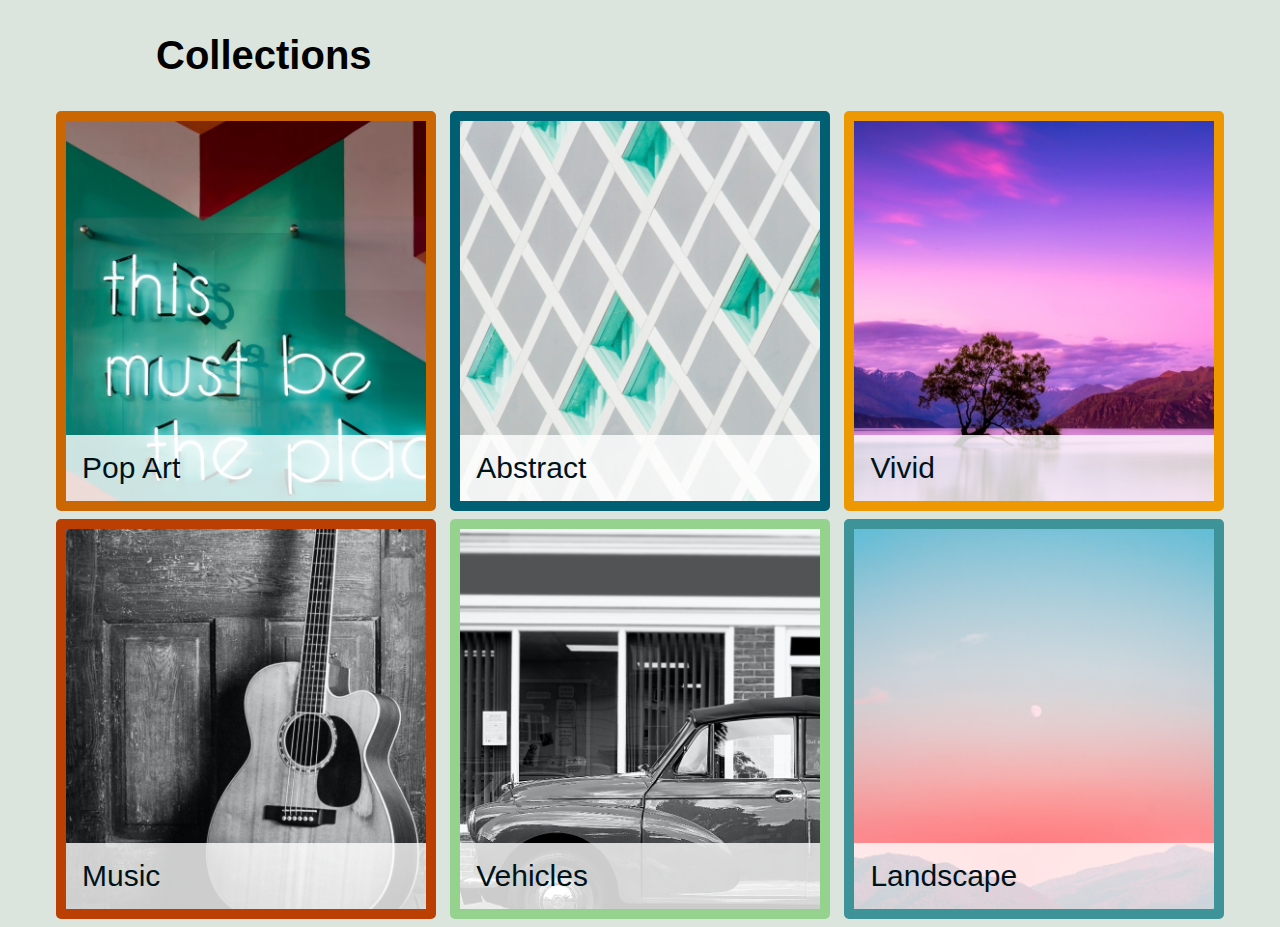
<file: 4a-collections/index.html>
<!DOCTYPE html>
<html lang="en">

<head>
    <meta charset="UTF-8" />
    <meta http-equiv="X-UA-Compatible" content="IE=edge" />
    <meta name="viewport" content="width=device-width, initial-scale=1.0" />
    <title>Collections</title>
    <link href="css/style.css" rel="stylesheet" />
</head>

<body>
    <section id="collections">
        <h2>Collections</h2>
        <ul>
            <li>
                <figure class="color7">
                    <img src="img/pop-art.jpg" alt="Pop Art: This must be the place" />
                    <figcaption><a href="#">Pop Art</a></figcaption>
                </figure>
            </li>
            <li>
                <figure class="color2">
                    <img src="img/abstract.jpg" alt="Abstract: grey and green squares." />
                    <figcaption><a href="#">Abstract</a></figcaption>
                </figure>
            </li>
            <li>
                <figure class="color6">
                    <img src="img/vivid.jpg" alt="Tree on island in lake with purple sunrise." />
                    <figcaption><a href="#">Vivid</a></figcaption>
                </figure>
            </li>
            <li>
                <figure class="color8">
                    <img src="img/music.jpg" alt="Music: guitar leaning against wall." />
                    <figcaption><a href="#">Music</a></figcaption>
                </figure>
            </li>
            <li>
                <figure class="color4">
                    <img src="img/vehicles.jpg" alt="Vehicles: 1930's car on street." />
                    <figcaption><a href="#">Vehicles</a></figcaption>
                </figure>
            </li>
            <li>
                <figure class="color3">
                    <img src="img/landscape.jpg" alt="Landscape: moonrise over tree-covered mountains." />
                    <figcaption><a href="#">Landscape</a></figcaption>
                </figure>
            </li>
        </ul>
    </section>
</body>

</html>
</file>
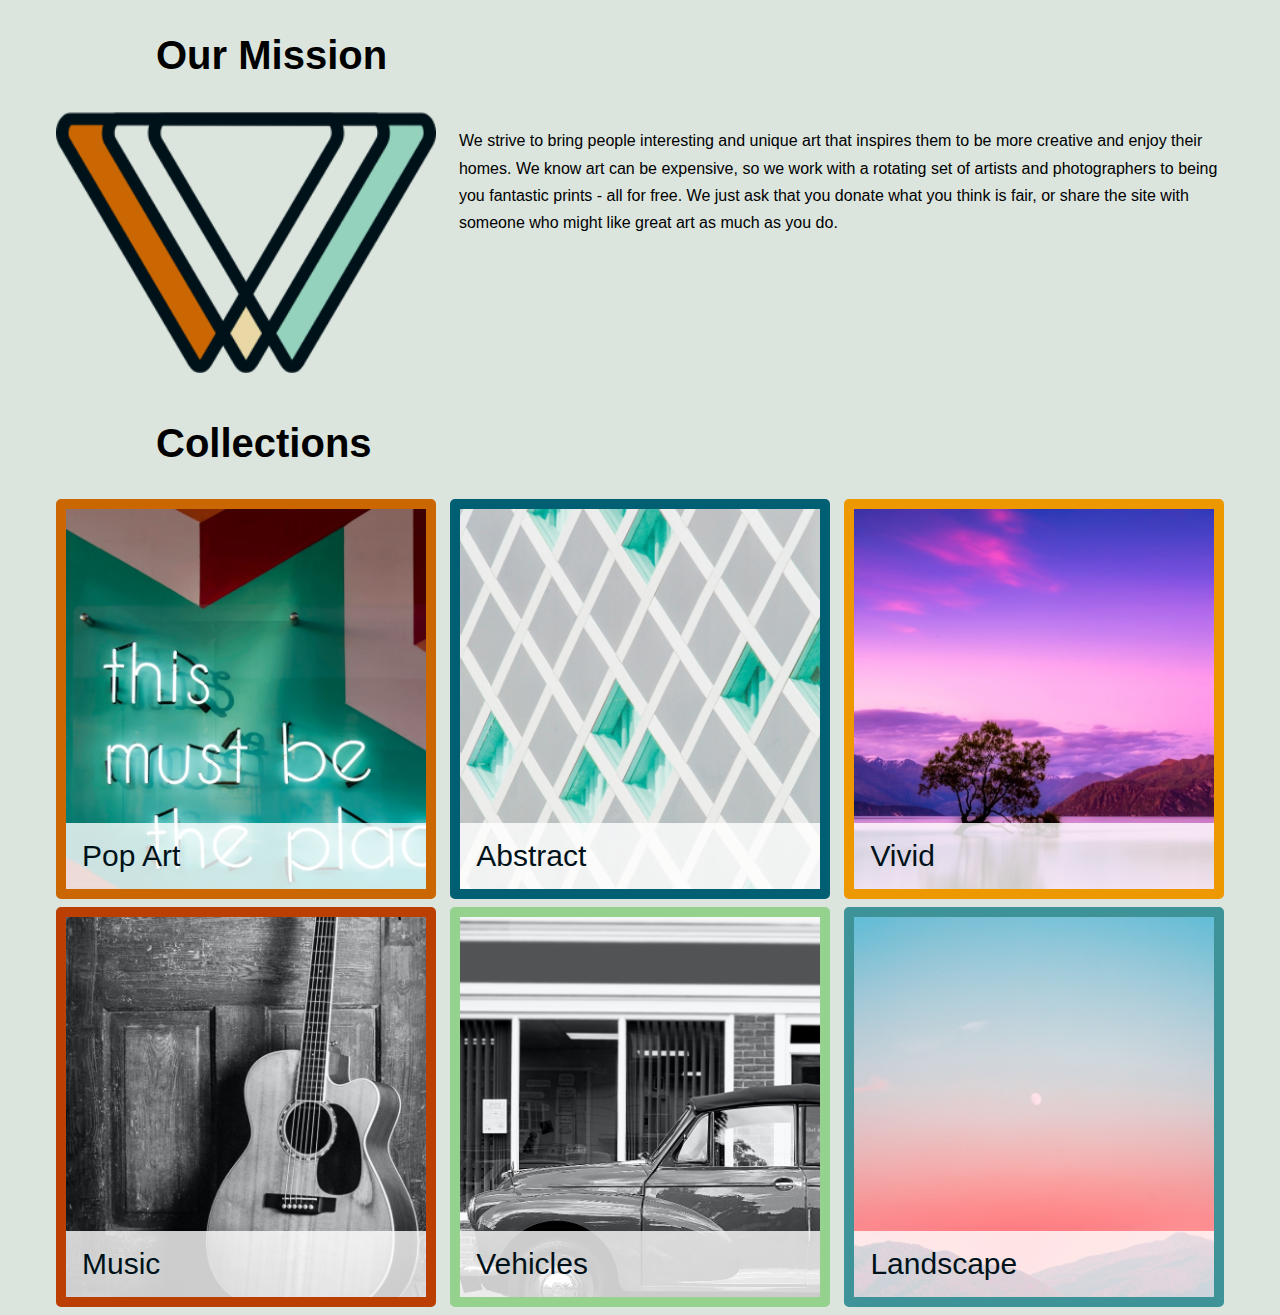
<file: 4b-mission/index.html>
<!DOCTYPE html>
<html lang="en">

<head>
    <meta charset="UTF-8" />
    <meta http-equiv="X-UA-Compatible" content="IE=edge" />
    <meta name="viewport" content="width=device-width, initial-scale=1.0" />
    <title>Collections</title>
    <link href="css/style.css" rel="stylesheet" />
</head>

<body>
    <section id="mission">
        <h2>Our Mission</h2>
        <div class="missiontext">
            <p>
                We strive to bring people interesting and unique art that inspires them to be more creative and enjoy their homes. We know art can be expensive, so we work with a rotating set of artists and photographers to being you fantastic prints - all for free.
                We just ask that you donate what you think is fair, or share the site with someone who might like great art as much as you do.
            </p>
            <figure>
                <img src="img/logo.png" alt="Logo for Wall of Wonder." class="missionimg" />
            </figure>
        </div>
    </section>

    <section id="collections">
        <h2>Collections</h2>
        <ul>
            <li>
                <figure class="color7">
                    <img src="img/pop-art.jpg" alt="Pop Art: This must be the place" />
                    <figcaption><a href="#">Pop Art</a></figcaption>
                </figure>
            </li>
            <li>
                <figure class="color2">
                    <img src="img/abstract.jpg" alt="Abstract: grey and green squares." />
                    <figcaption><a href="#">Abstract</a></figcaption>
                </figure>
            </li>
            <li>
                <figure class="color6">
                    <img src="img/vivid.jpg" alt="Tree on island in lake with purple sunrise." />
                    <figcaption><a href="#">Vivid</a></figcaption>
                </figure>
            </li>
            <li>
                <figure class="color8">
                    <img src="img/music.jpg" alt="Music: guitar leaning against wall." />
                    <figcaption><a href="#">Music</a></figcaption>
                </figure>
            </li>
            <li>
                <figure class="color4">
                    <img src="img/vehicles.jpg" alt="Vehicles: 1930's car on street." />
                    <figcaption><a href="#">Vehicles</a></figcaption>
                </figure>
            </li>
            <li>
                <figure class="color3">
                    <img src="img/landscape.jpg" alt="Landscape: moonrise over tree-covered mountains." />
                    <figcaption><a href="#">Landscape</a></figcaption>
                </figure>
            </li>
        </ul>
    </section>
</body>

</html>
</file>
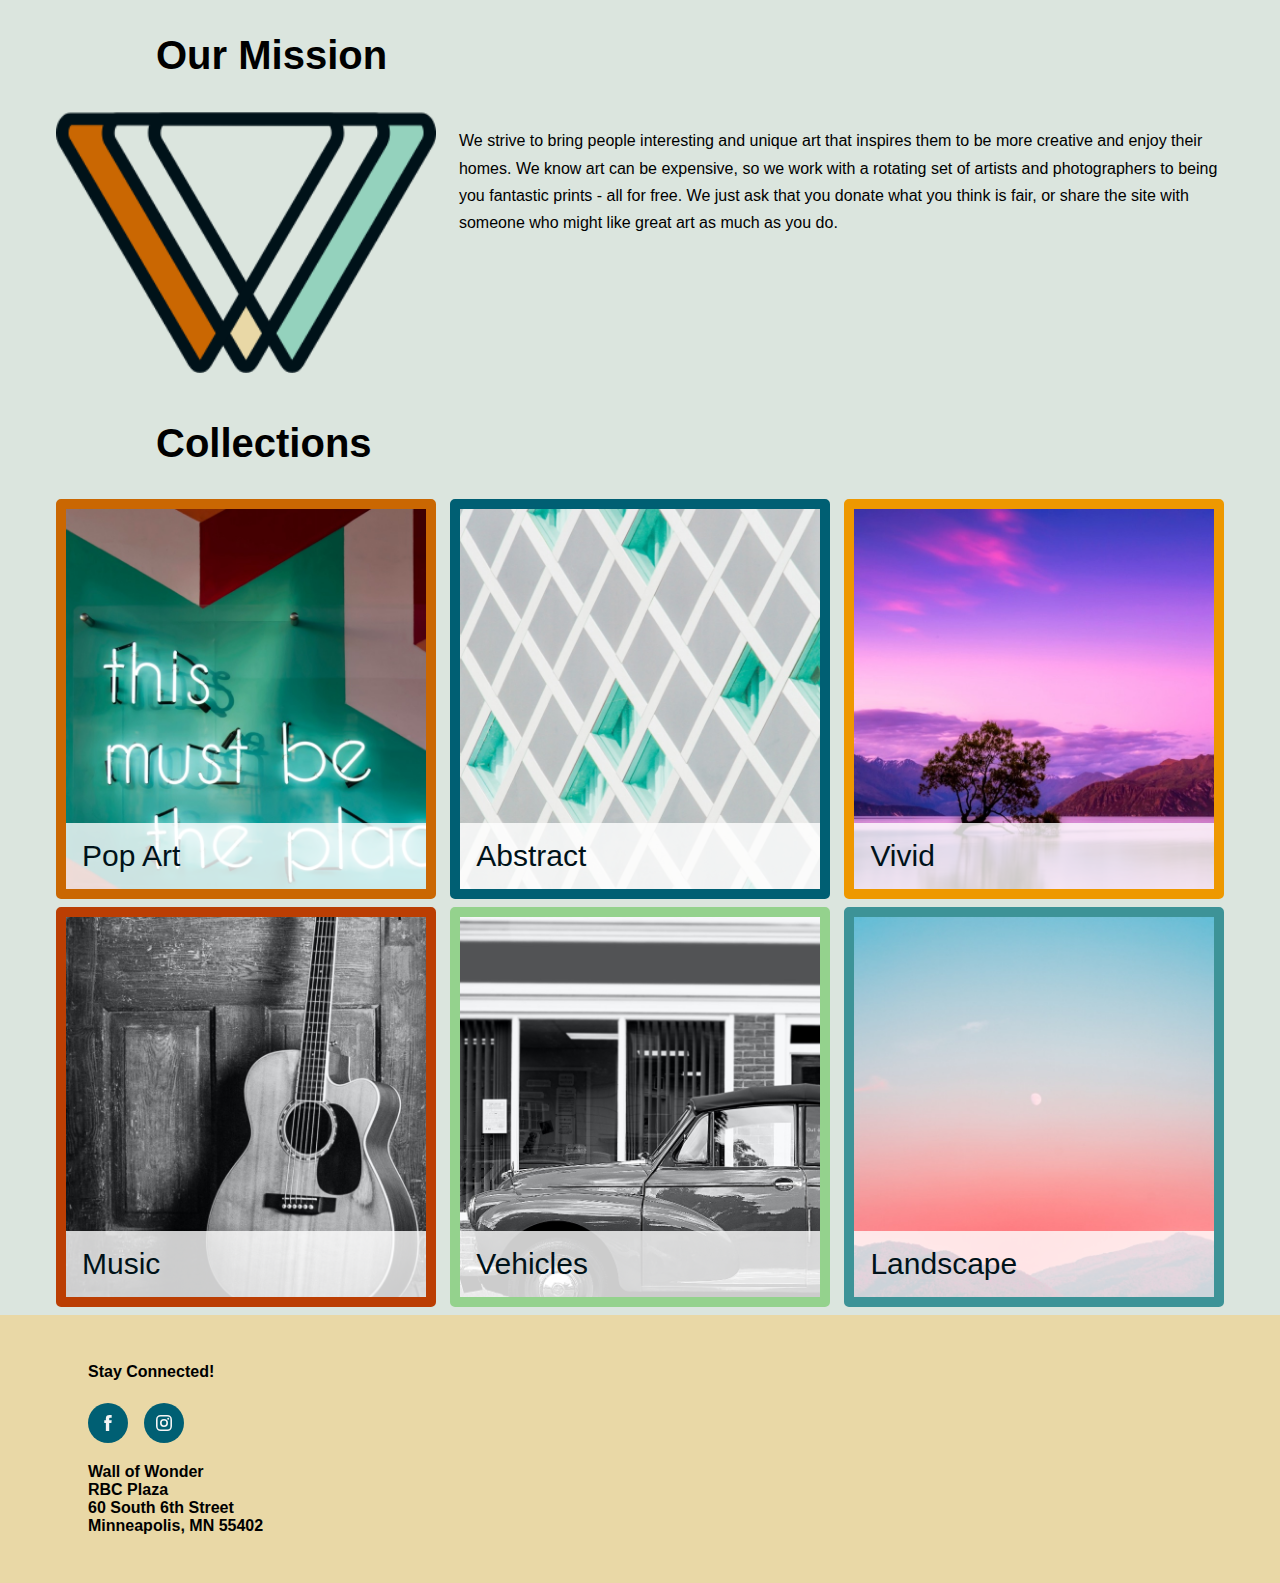
<file: 4c-footer/index.html>
<!DOCTYPE html>
<html lang="en">

<head>
    <meta charset="UTF-8" />
    <meta http-equiv="X-UA-Compatible" content="IE=edge" />
    <meta name="viewport" content="width=device-width, initial-scale=1.0" />
    <title>Collections</title>
    <link href="css/style.css" rel="stylesheet" />
</head>

<body>
    <section id="mission">
        <h2>Our Mission</h2>
        <div class="missiontext">
            <p>
                We strive to bring people interesting and unique art that inspires them to be more creative and enjoy their homes. We know art can be expensive, so we work with a rotating set of artists and photographers to being you fantastic prints - all for free.
                We just ask that you donate what you think is fair, or share the site with someone who might like great art as much as you do.
            </p>
            <figure>
                <img src="img/logo.png" alt="Logo for Wall of Wonder." class="missionimg" />
            </figure>
        </div>
    </section>

    <section id="collections">
        <h2>Collections</h2>
        <ul>
            <li>
                <figure class="color7">
                    <img src="img/pop-art.jpg" alt="Pop Art: This must be the place" />
                    <figcaption><a href="#">Pop Art</a></figcaption>
                </figure>
            </li>
            <li>
                <figure class="color2">
                    <img src="img/abstract.jpg" alt="Abstract: grey and green squares." />
                    <figcaption><a href="#">Abstract</a></figcaption>
                </figure>
            </li>
            <li>
                <figure class="color6">
                    <img src="img/vivid.jpg" alt="Tree on island in lake with purple sunrise." />
                    <figcaption><a href="#">Vivid</a></figcaption>
                </figure>
            </li>
            <li>
                <figure class="color8">
                    <img src="img/music.jpg" alt="Music: guitar leaning against wall." />
                    <figcaption><a href="#">Music</a></figcaption>
                </figure>
            </li>
            <li>
                <figure class="color4">
                    <img src="img/vehicles.jpg" alt="Vehicles: 1930's car on street." />
                    <figcaption><a href="#">Vehicles</a></figcaption>
                </figure>
            </li>
            <li>
                <figure class="color3">
                    <img src="img/landscape.jpg" alt="Landscape: moonrise over tree-covered mountains." />
                    <figcaption><a href="#">Landscape</a></figcaption>
                </figure>
            </li>
        </ul>
    </section>

    <div class="footer">
        <footer>
            <div class="social">
                <h4>Stay Connected!</h4>
                <ul>
                    <li>
                        <a href="https://www.facebook.com" target="_blank"><img src="img/facebook-icon.svg" alt="Visit us at Facebook." /></a>
                    </li>
                    <li>
                        <a href="https://www.instagram.com" target="_blank"><img src="img/instagram-icon.svg" alt="Visit us on Instagram." /></a>
                    </li>
                </ul>
            </div>
            <address>
          Wall of Wonder <br />
          RBC Plaza<br />
          60 South 6th Street<br />
          Minneapolis, MN 55402
        </address>
        </footer>
    </div>
</body>

</html>
</file>
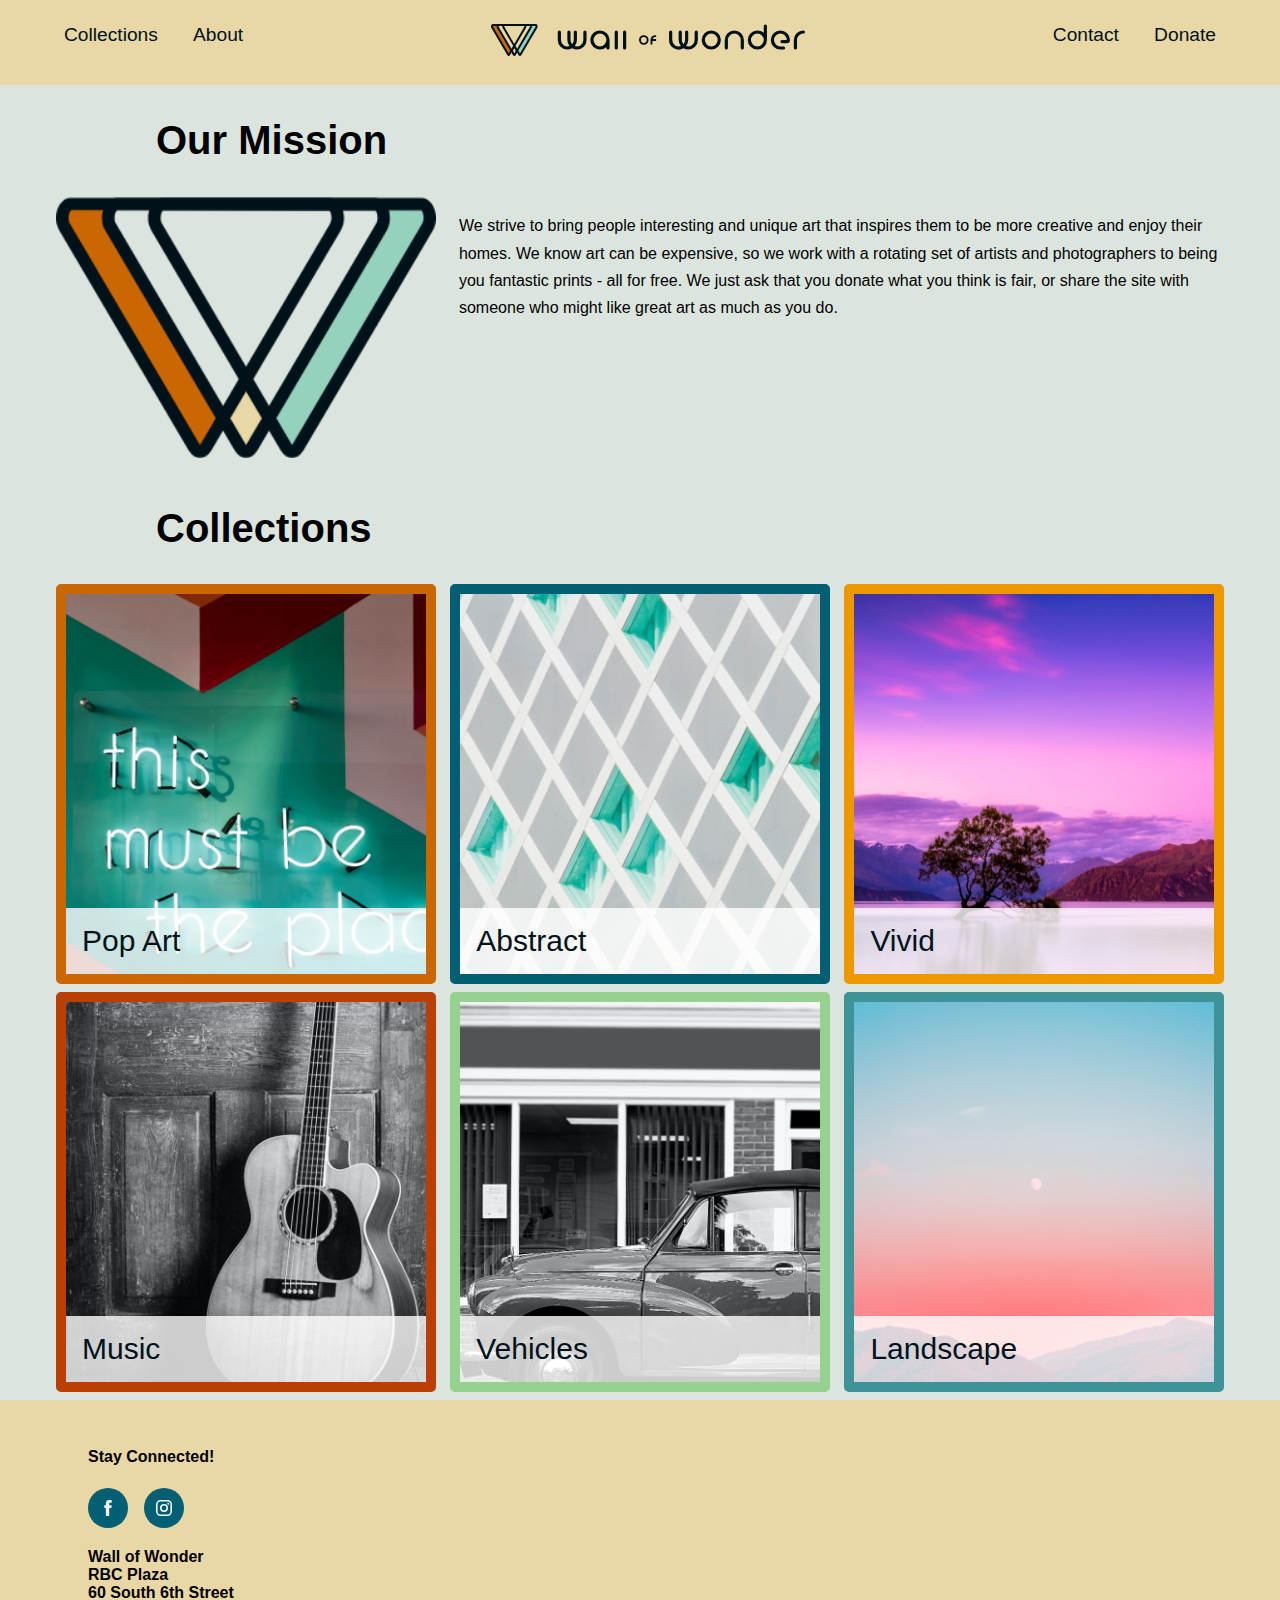
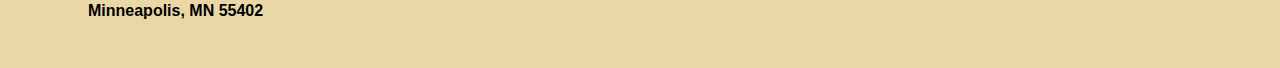
<file: 5-header-navbar/index.html>
<!DOCTYPE html>
<html lang="en">

<head>
    <meta charset="UTF-8" />
    <meta http-equiv="X-UA-Compatible" content="IE=edge" />
    <meta name="viewport" content="width=device-width, initial-scale=1.0" />
    <title>Collections</title>
    <link href="css/style.css" rel="stylesheet" />
</head>

<body>
    <div class="header">
        <header>
            <nav>
                <ul>
                    <li>
                        <a href="#"><img src="img/header-logo.svg" alt="Wall of Wonder. Click for home." /></a>
                    </li>
                    <li><a href="#">Collections</a></li>
                    <li><a href="#">About</a></li>
                    <li><a href="#">Contact</a></li>
                    <li><a href="#">Donate</a></li>
                </ul>
            </nav>
        </header>
    </div>

    <section id="mission">
        <h2>Our Mission</h2>
        <div class="missiontext">
            <p>
                We strive to bring people interesting and unique art that inspires them to be more creative and enjoy their homes. We know art can be expensive, so we work with a rotating set of artists and photographers to being you fantastic prints - all for free.
                We just ask that you donate what you think is fair, or share the site with someone who might like great art as much as you do.
            </p>
            <figure>
                <img src="img/logo.png" alt="Logo for Wall of Wonder." class="missionimg" />
            </figure>
        </div>
    </section>

    <section id="collections">
        <h2>Collections</h2>
        <ul>
            <li>
                <figure class="color7">
                    <img src="img/pop-art.jpg" alt="Pop Art: This must be the place" />
                    <figcaption><a href="#">Pop Art</a></figcaption>
                </figure>
            </li>
            <li>
                <figure class="color2">
                    <img src="img/abstract.jpg" alt="Abstract: grey and green squares." />
                    <figcaption><a href="#">Abstract</a></figcaption>
                </figure>
            </li>
            <li>
                <figure class="color6">
                    <img src="img/vivid.jpg" alt="Tree on island in lake with purple sunrise." />
                    <figcaption><a href="#">Vivid</a></figcaption>
                </figure>
            </li>
            <li>
                <figure class="color8">
                    <img src="img/music.jpg" alt="Music: guitar leaning against wall." />
                    <figcaption><a href="#">Music</a></figcaption>
                </figure>
            </li>
            <li>
                <figure class="color4">
                    <img src="img/vehicles.jpg" alt="Vehicles: 1930's car on street." />
                    <figcaption><a href="#">Vehicles</a></figcaption>
                </figure>
            </li>
            <li>
                <figure class="color3">
                    <img src="img/landscape.jpg" alt="Landscape: moonrise over tree-covered mountains." />
                    <figcaption><a href="#">Landscape</a></figcaption>
                </figure>
            </li>
        </ul>
    </section>

    <div class="footer">
        <footer>
            <div class="social">
                <h4>Stay Connected!</h4>
                <ul>
                    <li>
                        <a href="https://www.facebook.com" target="_blank"><img src="img/facebook-icon.svg" alt="Visit us at Facebook." /></a>
                    </li>
                    <li>
                        <a href="https://www.instagram.com" target="_blank"><img src="img/instagram-icon.svg" alt="Visit us on Instagram." /></a>
                    </li>
                </ul>
            </div>
            <address>
          Wall of Wonder <br />
          RBC Plaza<br />
          60 South 6th Street<br />
          Minneapolis, MN 55402
        </address>
        </footer>
    </div>
</body>

</html>
</file>
<file: 4a-collections/css/style.css>
/* colors - see style guide for docs.
Clearly there is more you could place in variables, up to you if you want to use them. My answer does not go beyond colors to keep the code easier to read. */

:root {
  --color1: #001219;
  --color2: #005f73;
  --color3: #3d9397;
  --color4: #94d28d;
  --color5: #e9d8a6;
  --color6: #ee9800;
  --color7: #ca6702;
  --color8: #bb3e03;
  --color9: #ae2012;
  --color10: #9b2226;
}


/* generic site styles */

html {
  box-sizing: border-box;
}

*,
*::before,
*::after {
  box-sizing: inherit;
}

body {
  font-family: 'Segoe UI', Tahoma, Geneva, Verdana, sans-serif;
  background-color: #DBE5DE;
  padding: 0;
  margin: 0;
}

section {
  max-width: 1200px;
  margin: 0 auto;
  padding: 0 1rem;
}

section h2 {
  font-size: 2.5rem;
}

section ul {
  list-style-type: none;
  padding: 0;
  margin: 0;
}

/* To keep mobile screen from being too long, consider setting max height on
 * images and hide the overflow
 * (ref: https://developer.mozilla.org/en-US/docs/Web/CSS/overflow).
 * */
figure {
  margin: 0 0 0.5rem 0;
  padding: 0;
  max-height: 400px;
  overflow: hidden;
  position: relative;
  border-width: 10px;
  border-style: solid;
  border-radius: 5px;
}

/*
 * In between the figure and the caption, there's this little space that shows
 * up. This remove those little space.
 *
 * When we setup our max height on the images, they will take the top of the
 * images. Sometimes the interesting part are down towards the bottom. So, with
 * object fit and object position, we can pushing up the visible portion of the
 * images so that we can see a bit better and we're cropping out part that less
 * interesting.
 * */
figure img {
  margin-bottom: -4px;
  width: 100%;
  object-fit: cover;
  object-position: 0 -150px;
}

figcaption {
  background-color: rgba(255, 255, 255, 0.8);
  font-size: 1.875rem;
  position: absolute;
  bottom: 0;
  width: 100%;
  margin: 0;
  padding: 0;
}

/*
 * To make a big clickable area with `display: block`.
 * By default, our links are an inline type of configuration, they're only as
 * wide as their content. And so, people can easily miss that clickable area.
 * */
figcaption a {
  display: block;
  padding: 1rem;
  text-decoration: none;
  color: var(--color1);
}

/*
 * Styling border color and hover color.
 * */
.color2,
.color2 a:hover {
  border-color: var(--color2);
  color: var(--color2);
}

.color3,
.color3 a:hover {
  border-color: var(--color3);
  color: var(--color3);
}

.color4,
.color4 a:hover {
  border-color: var(--color4);
  color: var(--color4);
}

.color6,
.color6 a:hover {
  border-color: var(--color6);
  color: var(--color6);
}

.color7,
.color7 a:hover {
  border-color: var(--color7);
  color: var(--color7);
}

.color8,
.color8 a:hover {
  border-color: var(--color8);
  color: var(--color8);
}

/* Initial mobile layout:
 * a series of images stacked on top of each other with the figure caption over
 * the image.
 * */


/* At this breakpoint, transition to 2 figures per line */

@media (min-width: 550px) {
  section ul {
    display: flex;
    flex-flow: row wrap;
    justify-content: space-between;
  }

  section li {
    flex-basis: 49.5%;
  }

  /* Turn off object position when we get to the larger screens. Otherwise,
   * what we will see is half of the image and half of it will be cut off and
   * we'll just have blank space.
   * */
  figure img {
    object-position: 0;
  }
}


/* At this breakpoint, transition to 3 figures per line */

@media (min-width: 800px) {
  section h2 {
    margin-left: 100px;
  }

  section li {
    flex-basis: 32.5%;
  }
}
</file>
<file: 4b-mission/css/style.css>
/* colors - see style guide for docs.
Clearly there is more you could place in variables, up to you if you want to use them. My answer does not go beyond colors to keep the code easier to read. */

:root {
  --color1: #001219;
  --color2: #005f73;
  --color3: #3d9397;
  --color4: #94d28d;
  --color5: #e9d8a6;
  --color6: #ee9800;
  --color7: #ca6702;
  --color8: #bb3e03;
  --color9: #ae2012;
  --color10: #9b2226;
}


/* generic site styles */

html {
  box-sizing: border-box;
}

*,
*::before,
*::after {
  box-sizing: inherit;
}

body {
  font-family: 'Segoe UI', Tahoma, Geneva, Verdana, sans-serif;
  background-color: #DBE5DE;
  padding: 0;
  margin: 0;
}

section {
  max-width: 1200px;
  margin: 0 auto;
  padding: 0 1rem;
}

section h2 {
  font-size: 2.5rem;
}

section ul {
  list-style-type: none;
  padding: 0;
  margin: 0;
}
figure {
  margin: 0;
}

/* To keep mobile screen from being too long, consider setting max height on
 * images and hide the overflow
 * (ref: https://developer.mozilla.org/en-US/docs/Web/CSS/overflow).
 * */
#collections figure {
  margin: 0 0 0.5rem 0;
  padding: 0;
  max-height: 400px;
  overflow: hidden;
  position: relative;
  border-width: 10px;
  border-style: solid;
  border-radius: 5px;
}

/*
 * In between the figure and the caption, there's this little space that shows
 * up. This remove those little space.
 *
 * When we setup our max height on the images, they will take the top of the
 * images. Sometimes the interesting part are down towards the bottom. So, with
 * object fit and object position, we can pushing up the visible portion of the
 * images so that we can see a bit better and we're cropping out part that less
 * interesting.
 * */
#collections figure img {
  margin-bottom: -4px;
  width: 100%;
}

/* Once the gap at the bottom appears, add these properties. */

@media (min-width: 400px) {
  #collections figure img {
    object-fit: cover;
    object-position: 0 -150px;
  }
}

#collections figcaption {
  background-color: rgba(255, 255, 255, 0.8);
  font-size: 1.875rem;
  position: absolute;
  bottom: 0;
  width: 100%;
  margin: 0;
  padding: 0;
}

/*
 * To make a big clickable area with `display: block`.
 * By default, our links are an inline type of configuration, they're only as
 * wide as their content. And so, people can easily miss that clickable area.
 * */
#collections figcaption a {
  display: block;
  padding: 1rem;
  text-decoration: none;
  color: var(--color1);
}

/*
 * Styling border color and hover color.
 * */
.color2,
.color2 a:hover {
  border-color: var(--color2);
  color: var(--color2);
}

.color3,
.color3 a:hover {
  border-color: var(--color3);
  color: var(--color3);
}

.color4,
.color4 a:hover {
  border-color: var(--color4);
  color: var(--color4);
}

.color6,
.color6 a:hover {
  border-color: var(--color6);
  color: var(--color6);
}

.color7,
.color7 a:hover {
  border-color: var(--color7);
  color: var(--color7);
}

.color8,
.color8 a:hover {
  border-color: var(--color8);
  color: var(--color8);
}

/* Initial mobile layout:
 * a series of images stacked on top of each other with the figure caption over
 * the image.
 * */

#mission {
  margin-bottom: 3rem;
}

/* Give a little bit of breathing room in between the text */
.missiontext {
  display: block;
  line-height: 1.7;
}

/*
 * By setting the mission text and image to `display: block`, that ensures they
 * will stack on top of each other at mobile dimensions.
 * */
.missionimg {
  display: block;
}

/* At this breakpoint, transition to 2 figures per line */

@media (min-width: 550px) {
  #collections ul {
    display: flex;
    flex-flow: row wrap;
    justify-content: space-between;
  }

  #collections li {
    flex-basis: 49.5%;
  }

  /* Turn off object position when we get to the larger screens. Otherwise,
   * what we will see is half of the image and half of it will be cut off and
   * we'll just have blank space.
   * */
  #collections figure img {
    object-position: 0;
  }

  .missiontext {
    display: flex;
    flex-flow: row wrap;
    justify-content: space-between;
  }

  .missiontext figure {
    flex-basis: 32.5%;
    order: 1;
  }

  .missiontext img {
    width: 100%;
  }

  .missiontext p {
    flex-basis: 65.5%;
    order: 2;
  }
}


/* At this breakpoint, transition to 3 figures per line */

@media (min-width: 800px) {
  section h2 {
    margin-left: 100px;
  }

  #collections li {
    flex-basis: 32.5%;
  }

  .missiontext {
    justify-content: space-between;
  }

  #mission .missiontext {
    flex-basis: 64.5%;
  }

  #mission img {
    flex-basis: 32.5%;
  }
}
</file>
<file: 4c-footer/css/style.css>
/* colors - see style guide for docs.
Clearly there is more you could place in variables, up to you if you want to use them. My answer does not go beyond colors to keep the code easier to read. */

:root {
  --color1: #001219;
  --color2: #005f73;
  --color3: #3d9397;
  --color4: #94d28d;
  --color5: #e9d8a6;
  --color6: #ee9800;
  --color7: #ca6702;
  --color8: #bb3e03;
  --color9: #ae2012;
  --color10: #9b2226;
}


/* generic site styles */

html {
  box-sizing: border-box;
}

*,
*::before,
*::after {
  box-sizing: inherit;
}

body {
  font-family: 'Segoe UI', Tahoma, Geneva, Verdana, sans-serif;
  background-color: #DBE5DE;
  padding: 0;
  margin: 0;
}

section {
  max-width: 1200px;
  margin: 0 auto;
  padding: 0 1rem;
}

section h2 {
  font-size: 2.5rem;
}

section ul {
  list-style-type: none;
  padding: 0;
  margin: 0;
}
figure {
  margin: 0;
}

/* To keep mobile screen from being too long, consider setting max height on
 * images and hide the overflow
 * (ref: https://developer.mozilla.org/en-US/docs/Web/CSS/overflow).
 * */
#collections figure {
  margin: 0 0 0.5rem 0;
  padding: 0;
  max-height: 400px;
  overflow: hidden;
  position: relative;
  border-width: 10px;
  border-style: solid;
  border-radius: 5px;
}

/*
 * In between the figure and the caption, there's this little space that shows
 * up. This remove those little space.
 *
 * When we setup our max height on the images, they will take the top of the
 * images. Sometimes the interesting part are down towards the bottom. So, with
 * object fit and object position, we can pushing up the visible portion of the
 * images so that we can see a bit better and we're cropping out part that less
 * interesting.
 * */
#collections figure img {
  margin-bottom: -4px;
  width: 100%;
}

/* Once the gap at the bottom appears, add these properties. */

@media (min-width: 400px) {
  #collections figure img {
    object-fit: cover;
    object-position: 0 -150px;
  }
}

#collections figcaption {
  background-color: rgba(255, 255, 255, 0.8);
  font-size: 1.875rem;
  position: absolute;
  bottom: 0;
  width: 100%;
  margin: 0;
  padding: 0;
}

/*
 * To make a big clickable area with `display: block`.
 * By default, our links are an inline type of configuration, they're only as
 * wide as their content. And so, people can easily miss that clickable area.
 * */
#collections figcaption a {
  display: block;
  padding: 1rem;
  text-decoration: none;
  color: var(--color1);
}

/*
 * Styling border color and hover color.
 * */
.color2,
.color2 a:hover {
  border-color: var(--color2);
  color: var(--color2);
}

.color3,
.color3 a:hover {
  border-color: var(--color3);
  color: var(--color3);
}

.color4,
.color4 a:hover {
  border-color: var(--color4);
  color: var(--color4);
}

.color6,
.color6 a:hover {
  border-color: var(--color6);
  color: var(--color6);
}

.color7,
.color7 a:hover {
  border-color: var(--color7);
  color: var(--color7);
}

.color8,
.color8 a:hover {
  border-color: var(--color8);
  color: var(--color8);
}

/* Initial mobile layout:
 * a series of images stacked on top of each other with the figure caption over
 * the image.
 * */

#mission {
  margin-bottom: 3rem;
}

/* Give a little bit of breathing room in between the text */
.missiontext {
  display: block;
  line-height: 1.7;
}

/*
 * By setting the mission text and image to `display: block`, that ensures they
 * will stack on top of each other at mobile dimensions.
 * */
.missionimg {
  display: block;
}

/* Footer styles */

/* Color that stretch in the footer background */
.footer {
  background-color: var(--color5);
}

footer {
  padding: 3rem;
  display: flex;
  flex-flow: column wrap;
  max-width: 1200px;
  margin: 0 auto;
}

/* This prevent the top of the .social element and the address from aligning. */
footer h4 {
  margin-top: 0;
}

/* To put two social media icon next to each other. */
footer ul {
  list-style-type: none;
  padding: 0;
  margin: 0;
  display: flex;
  flex-flow: row wrap;
}

/* We want a constant distance between the buttons so they remain clickable at
 * all times. `flex-basis` doesn't do that, sometimes the buttons are too close
 * together.
 * */
footer li {
  margin-right: 1rem;
}

footer address {
  font-style: normal;
  margin-top: 1rem;
  font-weight: bold;
}

/* At this breakpoint, transition to 2 figures per line */

@media (min-width: 550px) {
  #collections ul {
    display: flex;
    flex-flow: row wrap;
    justify-content: space-between;
  }

  #collections li,
  .social,
  address {
    flex-basis: 49.5%;
  }

  /* Turn off object position when we get to the larger screens. Otherwise,
   * what we will see is half of the image and half of it will be cut off and
   * we'll just have blank space.
   * */
  #collections figure img {
    object-position: 0;
  }

  .missiontext {
    display: flex;
    flex-flow: row wrap;
    justify-content: space-between;
  }

  .missiontext figure {
    flex-basis: 32.5%;
    order: 1;
  }

  .missiontext img {
    width: 100%;
  }

  .missiontext p {
    flex-basis: 65.5%;
    order: 2;
  }

  /* Remove the top margin assigned above that previded space between .social
   * and address.
   * */
  footer address {
    margin-top: 1rem;
  }
}


/* At this breakpoint, transition to 3 figures per line */

@media (min-width: 800px) {
  section h2 {
    margin-left: 100px;
  }

  #collections li,
  .social {
    flex-basis: 32.5%;
  }

  address {
    flex-basis: 65.5%;
  }

  .missiontext {
    justify-content: space-between;
  }

  #mission .missiontext {
    flex-basis: 64.5%;
  }

  #mission img {
    flex-basis: 32.5%;
  }
}
</file>
<file: 5-header-navbar/css/style.css>
/* colors - see style guide for docs.
Clearly there is more you could place in variables, up to you if you want to use them. My answer does not go beyond colors to keep the code easier to read. */

:root {
  --color1: #001219;
  --color2: #005f73;
  --color3: #3d9397;
  --color4: #94d28d;
  --color5: #e9d8a6;
  --color6: #ee9800;
  --color7: #ca6702;
  --color8: #bb3e03;
  --color9: #ae2012;
  --color10: #9b2226;
}


/* generic site styles */

html {
  box-sizing: border-box;
}

*,
*::before,
*::after {
  box-sizing: inherit;
}

body {
  font-family: 'Segoe UI', Tahoma, Geneva, Verdana, sans-serif;
  background-color: #DBE5DE;
  padding: 0;
  margin: 0;
}

section {
  max-width: 1200px;
  margin: 0 auto;
  padding: 0 1rem;
}

section h2 {
  font-size: 2.5rem;
}

section ul {
  list-style-type: none;
  padding: 0;
  margin: 0;
}
figure {
  margin: 0;
}

/* Header and nav style. */

.header {
  background-color: var(--color5);
}

/* `margin: 0 auto` push the element in the center of the page. */
header {
  padding: 1rem;
  max-width: 1200px;
  margin: 0 auto;
}

/* Navigation style across breakpoints. */

nav ul {
  list-style-type: none;
  margin: 0;
  padding: 0;
  display: flex;
  flex-flow: row wrap;
  justify-content: space-around;
  align-items: space-between;
}

/* Two button per row. */
nav li {
  flex-basis: 48%;
  margin-bottom: 0.5rem;
}

/* The first bullet component is the logo. */
nav li:first-child {
  /* margin-right: auto; */
  flex-basis: 100%;
  text-align: center;
}

nav a {
  text-decoration: none;
  font-size: 1.2rem;
  color: white;
  background-color: var(--color10);
  display: block;
  padding: 0.5rem;
  border-radius: 5px;
  text-align: center;
}

nav li:first-child a {
  background-color: transparent;
}

nav a:hover {
  background-color: var(--color1);
  color: var(--color5);
}

/* To keep mobile screen from being too long, consider setting max height on
 * images and hide the overflow
 * (ref: https://developer.mozilla.org/en-US/docs/Web/CSS/overflow).
 * */
#collections figure {
  margin: 0 0 0.5rem 0;
  padding: 0;
  max-height: 400px;
  overflow: hidden;
  position: relative;
  border-width: 10px;
  border-style: solid;
  border-radius: 5px;
}

/*
 * In between the figure and the caption, there's this little space that shows
 * up. This remove those little space.
 *
 * When we setup our max height on the images, they will take the top of the
 * images. Sometimes the interesting part are down towards the bottom. So, with
 * object fit and object position, we can pushing up the visible portion of the
 * images so that we can see a bit better and we're cropping out part that less
 * interesting.
 * */
#collections figure img {
  margin-bottom: -4px;
  width: 100%;
}

/* Once the gap at the bottom appears, add these properties. */

@media (min-width: 400px) {
  #collections figure img {
    object-fit: cover;
    object-position: 0 -150px;
  }
}

#collections figcaption {
  background-color: rgba(255, 255, 255, 0.8);
  font-size: 1.875rem;
  position: absolute;
  bottom: 0;
  width: 100%;
  margin: 0;
  padding: 0;
}

/*
 * To make a big clickable area with `display: block`.
 * By default, our links are an inline type of configuration, they're only as
 * wide as their content. And so, people can easily miss that clickable area.
 * */
#collections figcaption a {
  display: block;
  padding: 1rem;
  text-decoration: none;
  color: var(--color1);
}

/*
 * Styling border color and hover color.
 * */
.color2,
.color2 a:hover {
  border-color: var(--color2);
  color: var(--color2);
}

.color3,
.color3 a:hover {
  border-color: var(--color3);
  color: var(--color3);
}

.color4,
.color4 a:hover {
  border-color: var(--color4);
  color: var(--color4);
}

.color6,
.color6 a:hover {
  border-color: var(--color6);
  color: var(--color6);
}

.color7,
.color7 a:hover {
  border-color: var(--color7);
  color: var(--color7);
}

.color8,
.color8 a:hover {
  border-color: var(--color8);
  color: var(--color8);
}

/* Initial mobile layout:
 * a series of images stacked on top of each other with the figure caption over
 * the image.
 * */

#mission {
  margin-bottom: 3rem;
}

/* Give a little bit of breathing room in between the text */
.missiontext {
  display: block;
  line-height: 1.7;
}

/*
 * By setting the mission text and image to `display: block`, that ensures they
 * will stack on top of each other at mobile dimensions.
 * */
.missionimg {
  display: block;
}

/* Footer styles */

/* Color that stretch in the footer background */
.footer {
  background-color: var(--color5);
}

footer {
  padding: 3rem;
  display: flex;
  flex-flow: column wrap;
  max-width: 1200px;
  margin: 0 auto;
}

/* This prevent the top of the .social element and the address from aligning. */
footer h4 {
  margin-top: 0;
}

/* To put two social media icon next to each other. */
footer ul {
  list-style-type: none;
  padding: 0;
  margin: 0;
  display: flex;
  flex-flow: row wrap;
}

/* We want a constant distance between the buttons so they remain clickable at
 * all times. `flex-basis` doesn't do that, sometimes the buttons are too close
 * together.
 * */
footer li {
  margin-right: 1rem;
}

footer address {
  font-style: normal;
  margin-top: 1rem;
  font-weight: bold;
}

/* At this breakpoint, transition to 2 figures per line */

@media (min-width: 550px) {
  #collections ul {
    display: flex;
    flex-flow: row wrap;
    justify-content: space-between;
  }

  #collections li,
  .social,
  address {
    flex-basis: 49.5%;
  }

  /* Turn off object position when we get to the larger screens. Otherwise,
   * what we will see is half of the image and half of it will be cut off and
   * we'll just have blank space.
   * */
  #collections figure img {
    object-position: 0;
  }

  .missiontext {
    display: flex;
    flex-flow: row wrap;
    justify-content: space-between;
  }

  .missiontext figure {
    flex-basis: 32.5%;
    order: 1;
  }

  .missiontext img {
    width: 100%;
  }

  .missiontext p {
    flex-basis: 65.5%;
    order: 2;
  }

  /* Remove the top margin assigned above that previded space between .social
   * and address.
   * */
  footer address {
    margin-top: 1rem;
  }

  nav ul {
    justify-content: center;
    gap: 1.2em;
  }

  nav li {
    flex-basis: auto;
    margin-bottom: 0;
  }

  nav a {
    color: var(--color1);
    background-color: transparent;
  }
}


/* At this breakpoint, transition to 3 figures per line */

@media (min-width: 800px) {
  section h2 {
    margin-left: 100px;
  }

  #collections li,
  .social {
    flex-basis: 32.5%;
  }

  address {
    flex-basis: 65.5%;
  }

  .missiontext {
    justify-content: space-between;
  }

  #mission .missiontext {
    flex-basis: 64.5%;
  }

  #mission img {
    flex-basis: 32.5%;
  }

  /* Navigation: Logo in the center. */
  nav ul {
    justify-content: flex-end;
  }

  nav li:first-child {
    flex-basis: auto;
    margin: 0 auto;
    order: 2;
  }

  nav li:nth-child(2),
  nav li:nth-child(3) {
    order: 1;
  }

  nav li:nth-child(4),
  nav li:nth-child(5) {
    order: 3;
  }
}
</file>
